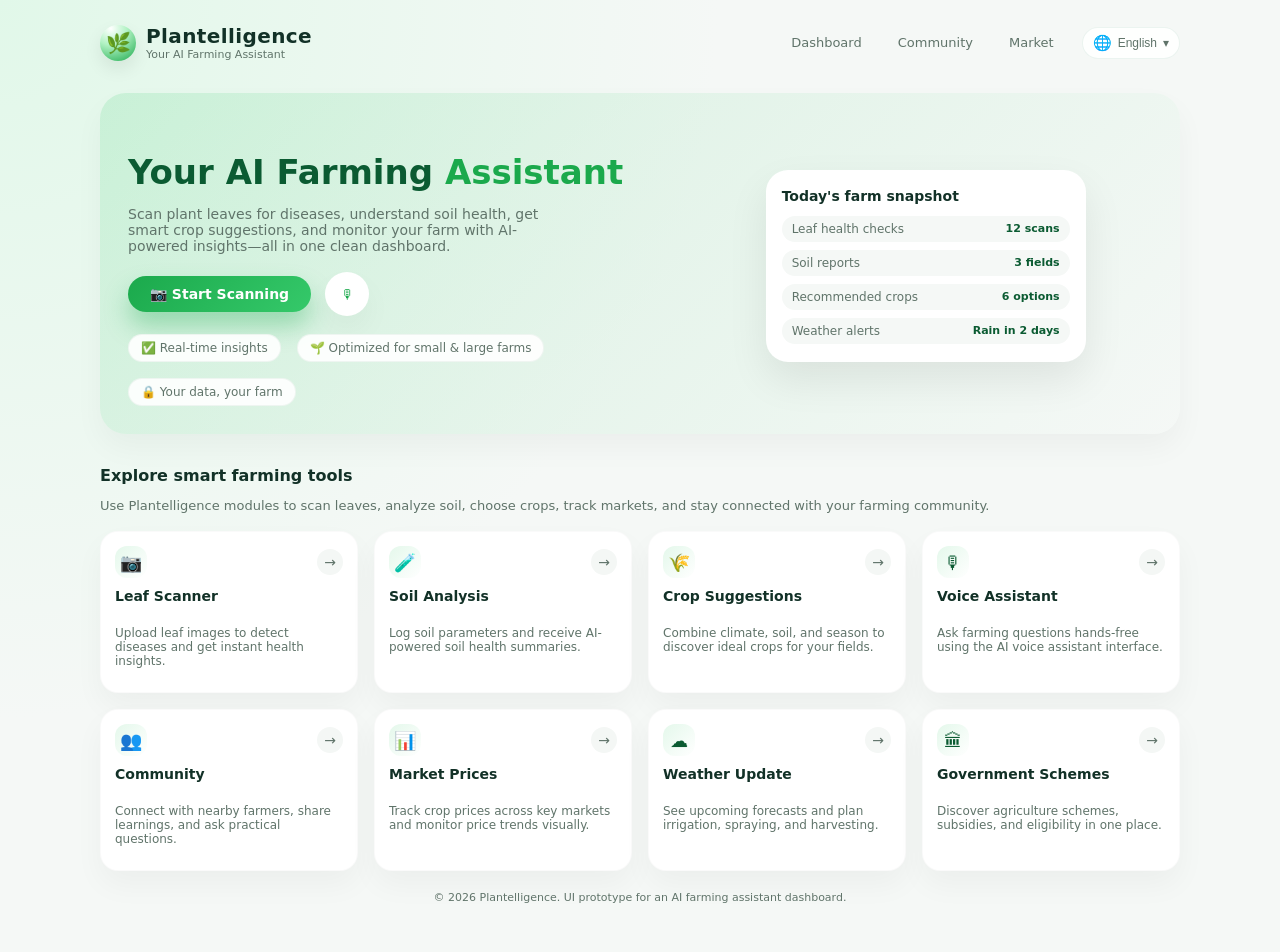
<file: index.html>
<!DOCTYPE html>
<html lang="en">
  <head>
    <meta charset="UTF-8" />
    <meta name="viewport" content="width=device-width, initial-scale=1.0" />
    <title>Plantelligence – Your AI Farming Assistant</title>
    <link rel="stylesheet" href="style.css" />
  </head>
  <body class="page">
    <div class="page-inner">
      <header class="site-header">
        <a href="index.html" class="brand">
          <div class="brand-logo">🌿</div>
          <div class="brand-text">
            <span class="brand-name">Plantelligence</span>
            <span class="brand-tagline">Your AI Farming Assistant</span>
          </div>
        </a>
        <div class="header-right">
          <nav class="top-nav">
            <a href="index.html">Dashboard</a>
            <a href="community.html">Community</a>
            <a href="market-prices.html">Market</a>
          </nav>
          <button class="language-switch" type="button">
            <span class="flag">🌐</span>
            <span>English</span>
            <span>▾</span>
          </button>
        </div>
      </header>

      <main>
        <section class="hero">
          <div>
            <h1 class="hero-main-title">
              Your AI Farming <span class="highlight">Assistant</span>
            </h1>
            <p class="hero-subtitle">
              Scan plant leaves for diseases, understand soil health, get smart crop
              suggestions, and monitor your farm with AI-powered insights—all in one clean
              dashboard.
            </p>
            <div class="hero-actions">
              <a href="leaf-scanner.html" class="btn-primary">
                <span>📷 Start Scanning</span>
              </a>
              <button class="btn-icon-round" type="button" aria-label="Voice assistant">
                🎙
              </button>
            </div>
            <div class="hero-meta">
              <div class="hero-meta-pill">
                <span>✅ Real-time insights</span>
              </div>
              <div class="hero-meta-pill">
                <span>🌱 Optimized for small &amp; large farms</span>
              </div>
              <div class="hero-meta-pill">
                <span>🔒 Your data, your farm</span>
              </div>
            </div>
          </div>
          <div class="hero-visual" aria-hidden="true">
            <div class="hero-panel">
              <div class="hero-panel-title">Today&apos;s farm snapshot</div>
              <div class="hero-panel-list">
                <div class="hero-panel-pill">
                  <span>Leaf health checks</span>
                  <span class="badge">12 scans</span>
                </div>
                <div class="hero-panel-pill">
                  <span>Soil reports</span>
                  <span class="badge">3 fields</span>
                </div>
                <div class="hero-panel-pill">
                  <span>Recommended crops</span>
                  <span class="badge">6 options</span>
                </div>
                <div class="hero-panel-pill">
                  <span>Weather alerts</span>
                  <span class="badge">Rain in 2 days</span>
                </div>
              </div>
            </div>
          </div>
        </section>

        <section aria-label="Plantelligence features">
          <h2 class="section-title">Explore smart farming tools</h2>
          <p class="section-subtitle">
            Use Plantelligence modules to scan leaves, analyze soil, choose crops, track
            markets, and stay connected with your farming community.
          </p>
          <div class="feature-grid">
            <a class="feature-card" href="leaf-scanner.html">
              <div class="feature-card-header">
                <div class="feature-icon">📷</div>
                <div class="feature-arrow">→</div>
              </div>
              <div class="feature-title">Leaf Scanner</div>
              <p class="feature-description">
                Upload leaf images to detect diseases and get instant health insights.
              </p>
            </a>

            <a class="feature-card" href="soil-analysis.html">
              <div class="feature-card-header">
                <div class="feature-icon">🧪</div>
                <div class="feature-arrow">→</div>
              </div>
              <div class="feature-title">Soil Analysis</div>
              <p class="feature-description">
                Log soil parameters and receive AI-powered soil health summaries.
              </p>
            </a>

            <a class="feature-card" href="crop-suggestions.html">
              <div class="feature-card-header">
                <div class="feature-icon">🌾</div>
                <div class="feature-arrow">→</div>
              </div>
              <div class="feature-title">Crop Suggestions</div>
              <p class="feature-description">
                Combine climate, soil, and season to discover ideal crops for your fields.
              </p>
            </a>

            <a class="feature-card" href="voice-assistant.html">
              <div class="feature-card-header">
                <div class="feature-icon">🎙</div>
                <div class="feature-arrow">→</div>
              </div>
              <div class="feature-title">Voice Assistant</div>
              <p class="feature-description">
                Ask farming questions hands-free using the AI voice assistant interface.
              </p>
            </a>

            <a class="feature-card" href="community.html">
              <div class="feature-card-header">
                <div class="feature-icon">👥</div>
                <div class="feature-arrow">→</div>
              </div>
              <div class="feature-title">Community</div>
              <p class="feature-description">
                Connect with nearby farmers, share learnings, and ask practical questions.
              </p>
            </a>

            <a class="feature-card" href="market-prices.html">
              <div class="feature-card-header">
                <div class="feature-icon">📊</div>
                <div class="feature-arrow">→</div>
              </div>
              <div class="feature-title">Market Prices</div>
              <p class="feature-description">
                Track crop prices across key markets and monitor price trends visually.
              </p>
            </a>

            <a class="feature-card" href="weather-update.html">
              <div class="feature-card-header">
                <div class="feature-icon">☁️</div>
                <div class="feature-arrow">→</div>
              </div>
              <div class="feature-title">Weather Update</div>
              <p class="feature-description">
                See upcoming forecasts and plan irrigation, spraying, and harvesting.
              </p>
            </a>

            <a class="feature-card" href="government-schemes.html">
              <div class="feature-card-header">
                <div class="feature-icon">🏛</div>
                <div class="feature-arrow">→</div>
              </div>
              <div class="feature-title">Government Schemes</div>
              <p class="feature-description">
                Discover agriculture schemes, subsidies, and eligibility in one place.
              </p>
            </a>
          </div>
        </section>
      </main>

      <footer class="footer">
        © 2026 Plantelligence. UI prototype for an AI farming assistant dashboard.
      </footer>
    </div>
  </body>
</html>
</file>
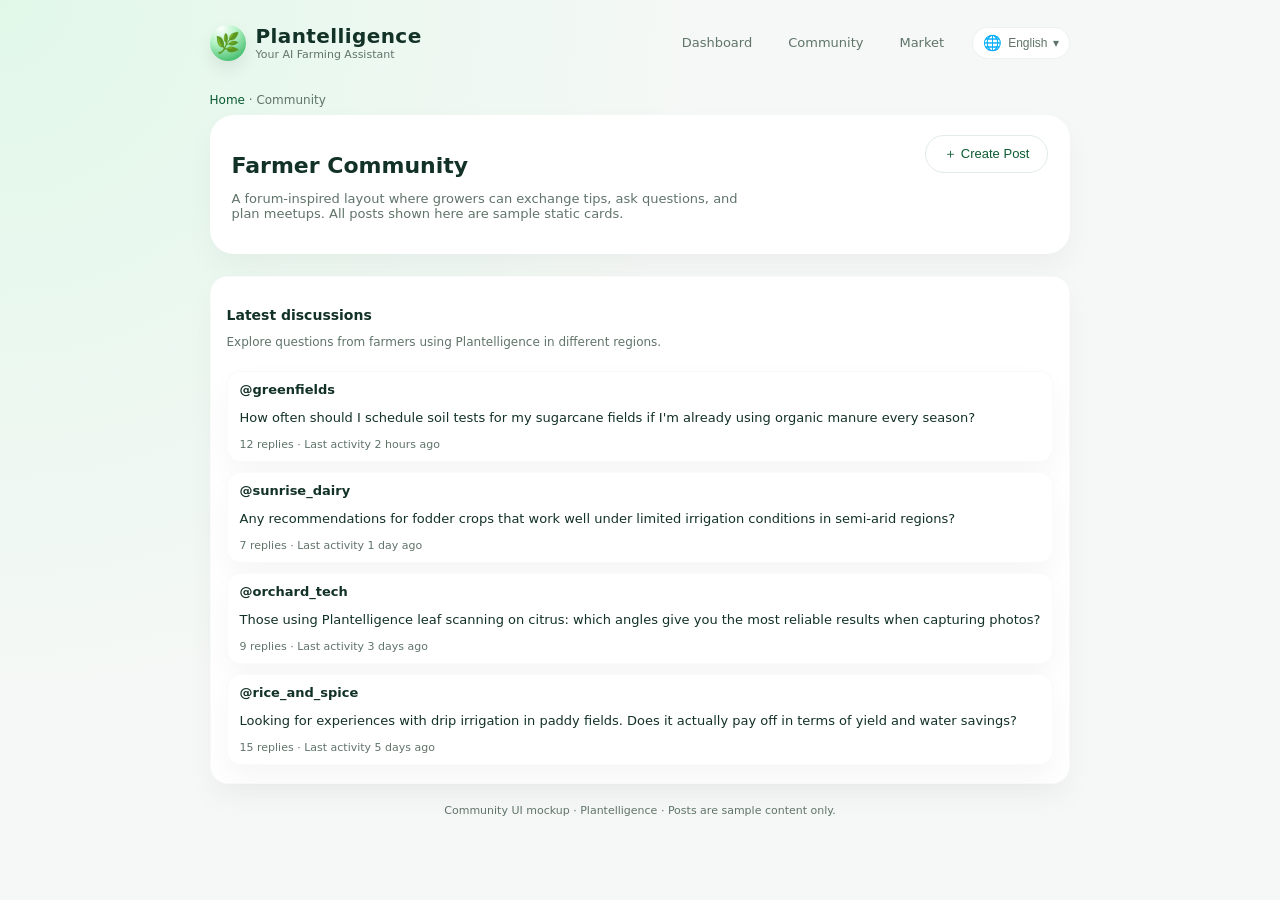
<file: community.html>
<!DOCTYPE html>
<html lang="en">
  <head>
    <meta charset="UTF-8" />
    <meta name="viewport" content="width=device-width, initial-scale=1.0" />
    <title>Community – Plantelligence</title>
    <link rel="stylesheet" href="style.css" />
  </head>
  <body class="page">
    <div class="page-inner">
      <header class="site-header">
        <a href="index.html" class="brand">
          <div class="brand-logo">🌿</div>
          <div class="brand-text">
            <span class="brand-name">Plantelligence</span>
            <span class="brand-tagline">Your AI Farming Assistant</span>
          </div>
        </a>
        <div class="header-right">
          <nav class="top-nav">
            <a href="index.html">Dashboard</a>
            <a href="community.html">Community</a>
            <a href="market-prices.html">Market</a>
          </nav>
          <button class="language-switch" type="button">
            <span class="flag">🌐</span>
            <span>English</span>
            <span>▾</span>
          </button>
        </div>
      </header>

      <main>
        <div class="breadcrumb">
          <a href="index.html">Home</a> · Community
        </div>

        <section class="subpage-hero">
          <div class="subpage-hero-main">
            <h1 class="subpage-title">Farmer Community</h1>
            <p class="subpage-subtitle">
              A forum-inspired layout where growers can exchange tips, ask questions, and plan
              meetups. All posts shown here are sample static cards.
            </p>
          </div>
          <div>
            <button class="btn-secondary" type="button">＋ Create Post</button>
          </div>
        </section>

        <section class="card">
          <div class="card-header">
            <div>
              <h2 class="card-title">Latest discussions</h2>
              <p class="card-subtitle">
                Explore questions from farmers using Plantelligence in different regions.
              </p>
            </div>
          </div>

          <div class="forum-list">
            <article class="forum-card">
              <div><strong>@greenfields</strong></div>
              <p>
                How often should I schedule soil tests for my sugarcane fields if I&apos;m already
                using organic manure every season?
              </p>
              <div class="forum-meta">12 replies · Last activity 2 hours ago</div>
            </article>

            <article class="forum-card">
              <div><strong>@sunrise_dairy</strong></div>
              <p>
                Any recommendations for fodder crops that work well under limited irrigation
                conditions in semi-arid regions?
              </p>
              <div class="forum-meta">7 replies · Last activity 1 day ago</div>
            </article>

            <article class="forum-card">
              <div><strong>@orchard_tech</strong></div>
              <p>
                Those using Plantelligence leaf scanning on citrus: which angles give you the most
                reliable results when capturing photos?
              </p>
              <div class="forum-meta">9 replies · Last activity 3 days ago</div>
            </article>

            <article class="forum-card">
              <div><strong>@rice_and_spice</strong></div>
              <p>
                Looking for experiences with drip irrigation in paddy fields. Does it actually pay
                off in terms of yield and water savings?
              </p>
              <div class="forum-meta">15 replies · Last activity 5 days ago</div>
            </article>
          </div>
        </section>
      </main>

      <footer class="footer">
        Community UI mockup &middot; Plantelligence &middot; Posts are sample content only.
      </footer>
    </div>
  </body>
</html>
</file>
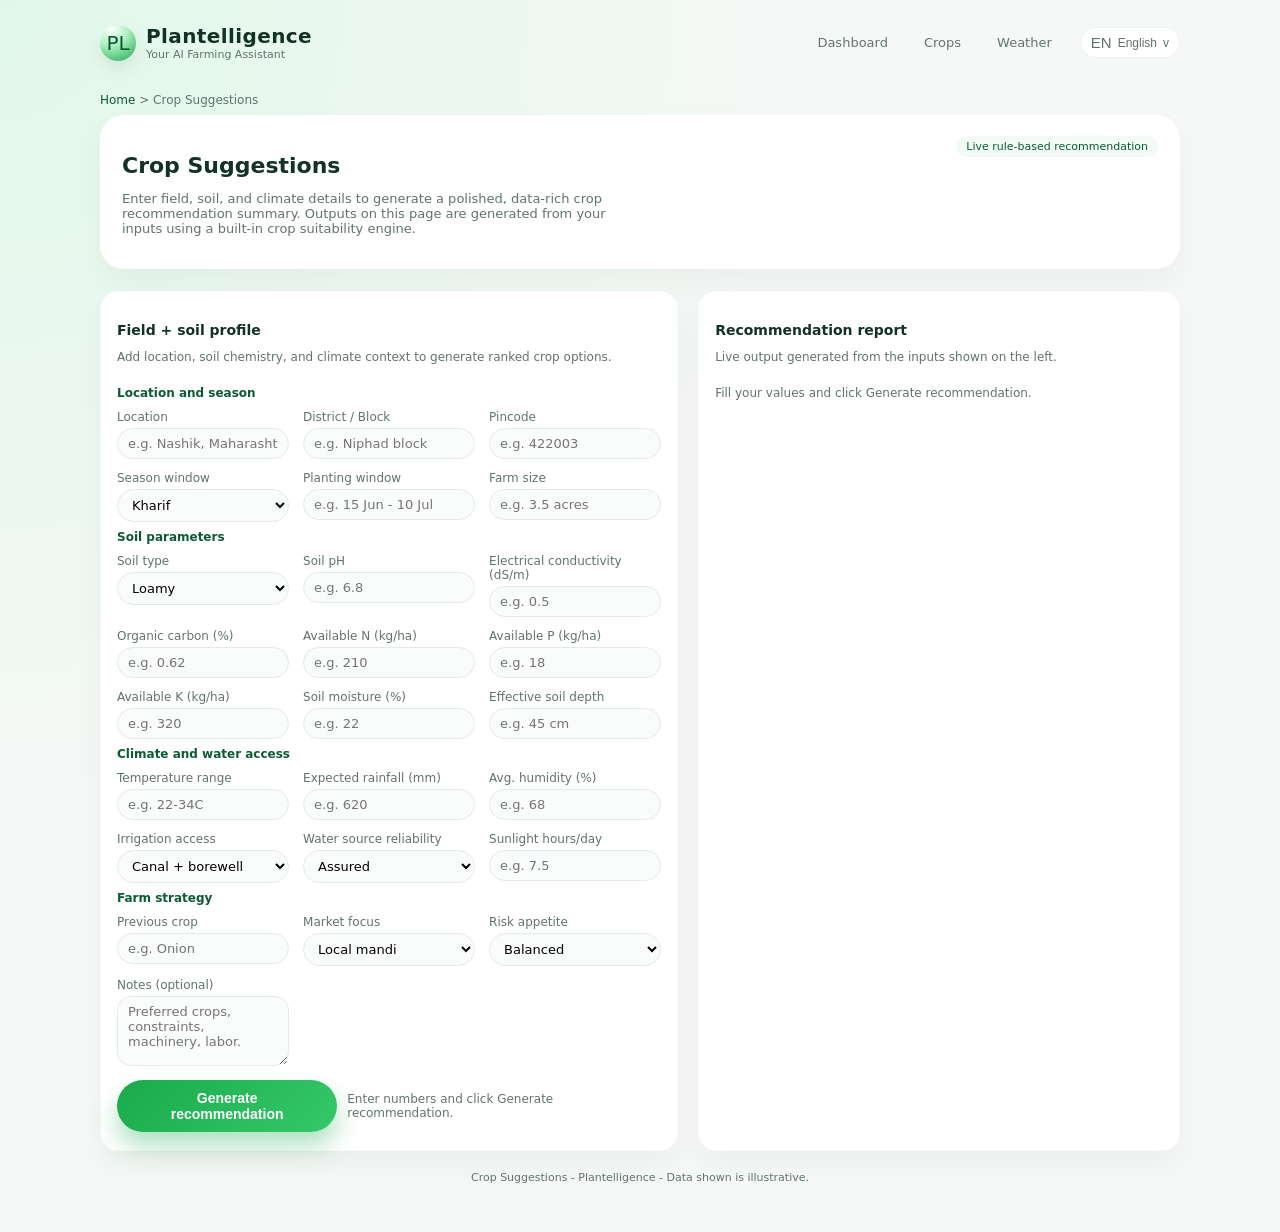
<file: crop-suggestions.html>
<!DOCTYPE html>
<html lang="en">
  <head>
    <meta charset="UTF-8" />
    <meta name="viewport" content="width=device-width, initial-scale=1.0" />
    <title>Crop Suggestions - Plantelligence</title>
    <link rel="stylesheet" href="style.css" />
  </head>
  <body class="page">
    <div class="page-inner">
      <header class="site-header">
        <a href="index.html" class="brand">
          <div class="brand-logo">PL</div>
          <div class="brand-text">
            <span class="brand-name">Plantelligence</span>
            <span class="brand-tagline">Your AI Farming Assistant</span>
          </div>
        </a>
        <div class="header-right">
          <nav class="top-nav">
            <a href="index.html">Dashboard</a>
            <a href="crop-suggestions.html">Crops</a>
            <a href="weather-update.html">Weather</a>
          </nav>
          <button class="language-switch" type="button">
            <span class="flag">EN</span>
            <span>English</span>
            <span>v</span>
          </button>
        </div>
      </header>

      <main>
        <div class="breadcrumb">
          <a href="index.html">Home</a> > Crop Suggestions
        </div>

        <section class="subpage-hero">
          <div class="subpage-hero-main">
            <h1 class="subpage-title">Crop Suggestions</h1>
            <p class="subpage-subtitle">
              Enter field, soil, and climate details to generate a polished, data-rich crop
              recommendation summary. Outputs on this page are generated from your inputs using
              a built-in crop suitability engine.
            </p>
          </div>
          <div>
            <div class="pill">Live rule-based recommendation</div>
          </div>
        </section>

        <section class="page-layout">
          <div class="card">
            <div class="card-header">
              <div>
                <h2 class="card-title">Field + soil profile</h2>
                <p class="card-subtitle">
                  Add location, soil chemistry, and climate context to generate ranked crop options.
                </p>
              </div>
            </div>

            <div class="form-section-title">Location and season</div>
            <div class="form-grid form-grid-3">
              <div class="form-field">
                <label for="location">Location</label>
                <input id="location" type="text" placeholder="e.g. Nashik, Maharashtra" />
              </div>
              <div class="form-field">
                <label for="district">District / Block</label>
                <input id="district" type="text" placeholder="e.g. Niphad block" />
              </div>
              <div class="form-field">
                <label for="pincode">Pincode</label>
                <input id="pincode" type="text" placeholder="e.g. 422003" />
              </div>
              <div class="form-field">
                <label for="season">Season window</label>
                <select id="season">
                  <option>Kharif</option>
                  <option>Rabi</option>
                  <option>Zaid</option>
                  <option>Perennial</option>
                </select>
              </div>
              <div class="form-field">
                <label for="planting-window">Planting window</label>
                <input id="planting-window" type="text" placeholder="e.g. 15 Jun - 10 Jul" />
              </div>
              <div class="form-field">
                <label for="farm-size">Farm size</label>
                <input id="farm-size" type="text" placeholder="e.g. 3.5 acres" />
              </div>
            </div>

            <div class="form-section-title">Soil parameters</div>
            <div class="form-grid form-grid-3">
              <div class="form-field">
                <label for="soil-type">Soil type</label>
                <select id="soil-type">
                  <option>Loamy</option>
                  <option>Black cotton soil</option>
                  <option>Red soil</option>
                  <option>Sandy</option>
                  <option>Laterite</option>
                </select>
              </div>
              <div class="form-field">
                <label for="soil-ph">Soil pH</label>
                <input id="soil-ph" type="text" placeholder="e.g. 6.8" />
              </div>
              <div class="form-field">
                <label for="soil-ec">Electrical conductivity (dS/m)</label>
                <input id="soil-ec" type="text" placeholder="e.g. 0.5" />
              </div>
              <div class="form-field">
                <label for="organic-carbon">Organic carbon (%)</label>
                <input id="organic-carbon" type="text" placeholder="e.g. 0.62" />
              </div>
              <div class="form-field">
                <label for="nitrogen">Available N (kg/ha)</label>
                <input id="nitrogen" type="text" placeholder="e.g. 210" />
              </div>
              <div class="form-field">
                <label for="phosphorus">Available P (kg/ha)</label>
                <input id="phosphorus" type="text" placeholder="e.g. 18" />
              </div>
              <div class="form-field">
                <label for="potassium">Available K (kg/ha)</label>
                <input id="potassium" type="text" placeholder="e.g. 320" />
              </div>
              <div class="form-field">
                <label for="moisture">Soil moisture (%)</label>
                <input id="moisture" type="text" placeholder="e.g. 22" />
              </div>
              <div class="form-field">
                <label for="soil-depth">Effective soil depth</label>
                <input id="soil-depth" type="text" placeholder="e.g. 45 cm" />
              </div>
            </div>

            <div class="form-section-title">Climate and water access</div>
            <div class="form-grid form-grid-3">
              <div class="form-field">
                <label for="temp-range">Temperature range</label>
                <input id="temp-range" type="text" placeholder="e.g. 22-34C" />
              </div>
              <div class="form-field">
                <label for="rainfall">Expected rainfall (mm)</label>
                <input id="rainfall" type="text" placeholder="e.g. 620" />
              </div>
              <div class="form-field">
                <label for="humidity">Avg. humidity (%)</label>
                <input id="humidity" type="text" placeholder="e.g. 68" />
              </div>
              <div class="form-field">
                <label for="irrigation">Irrigation access</label>
                <select id="irrigation">
                  <option>Canal + borewell</option>
                  <option>Borewell only</option>
                  <option>Canal only</option>
                  <option>Rainfed</option>
                </select>
              </div>
              <div class="form-field">
                <label for="water-source">Water source reliability</label>
                <select id="water-source">
                  <option>Assured</option>
                  <option>Moderate</option>
                  <option>Uncertain</option>
                </select>
              </div>
              <div class="form-field">
                <label for="sunlight">Sunlight hours/day</label>
                <input id="sunlight" type="text" placeholder="e.g. 7.5" />
              </div>
            </div>

            <div class="form-section-title">Farm strategy</div>
            <div class="form-grid form-grid-3">
              <div class="form-field">
                <label for="previous-crop">Previous crop</label>
                <input id="previous-crop" type="text" placeholder="e.g. Onion" />
              </div>
              <div class="form-field">
                <label for="market-focus">Market focus</label>
                <select id="market-focus">
                  <option>Local mandi</option>
                  <option>Contract buyer</option>
                  <option>Export oriented</option>
                </select>
              </div>
              <div class="form-field">
                <label for="risk">Risk appetite</label>
                <select id="risk">
                  <option>Balanced</option>
                  <option>Conservative</option>
                  <option>Aggressive</option>
                </select>
              </div>
              <div class="form-field">
                <label for="notes">Notes (optional)</label>
                <textarea id="notes" placeholder="Preferred crops, constraints, machinery, labor."></textarea>
              </div>
            </div>

            <div class="btn-row">
              <button id="generate-crop-btn" type="button" class="btn-primary">
                Generate recommendation
              </button>
              <span id="crop-status" class="card-subtitle">
                Enter numbers and click Generate recommendation.
              </span>
            </div>
          </div>

          <div class="card" id="analyze">
            <div class="card-header">
              <div>
                <h2 class="card-title">Recommendation report</h2>
                <p class="card-subtitle">Live output generated from the inputs shown on the left.</p>
              </div>
            </div>

            <div class="analysis-section">
              <div id="analysis-placeholder" class="analysis-placeholder">
                Fill your values and click Generate recommendation.
              </div>
              <div id="analysis-loading" class="analysis-loading">
                <div class="loader-dot"></div>
                <div>
                  <strong>Evaluating climate and soil...</strong>
                  <div>Scoring suitability, water risk, and market fit.</div>
                </div>
              </div>
              <div id="analysis-results" class="analysis-results">
                <div class="output-metrics">
                  <div class="metric-card">
                    <div class="metric-title">Suitability score</div>
                    <div id="metric-suitability" class="metric-value">--</div>
                    <div id="metric-suitability-note" class="metric-note">Run analysis to view score.</div>
                  </div>
                  <div class="metric-card">
                    <div class="metric-title">Water risk</div>
                    <div id="metric-water-risk" class="metric-value">--</div>
                    <div id="metric-water-note" class="metric-note">Calculated from rainfall and irrigation.</div>
                  </div>
                  <div class="metric-card">
                    <div class="metric-title">Market outlook</div>
                    <div id="metric-market" class="metric-value">--</div>
                    <div id="metric-market-note" class="metric-note">Derived from your market strategy.</div>
                  </div>
                </div>

                <div class="divider"></div>

                <div class="result-card">
                  <div class="result-card-title">Input summary</div>
                  <div id="input-chip-row" class="input-chip-row">
                    <span class="input-chip">No input captured yet.</span>
                  </div>
                </div>

                <div class="divider"></div>

                <div class="result-card">
                  <div class="result-card-title">Top ranked crops</div>
                  <div class="table-wrapper rank-table">
                    <table>
                      <thead>
                        <tr>
                          <th>Crop</th>
                          <th>Suitability</th>
                          <th>Water need</th>
                          <th>Yield range</th>
                        </tr>
                      </thead>
                      <tbody id="crop-rank-body">
                        <tr>
                          <td colspan="4">No recommendations yet.</td>
                        </tr>
                      </tbody>
                    </table>
                  </div>
                </div>

                <div class="analysis-results-grid">
                  <div class="result-card">
                    <div class="result-card-title">Best-fit recommendation</div>
                    <p id="best-fit-primary"><strong>Primary:</strong> Run analysis to get best-fit crop.</p>
                    <p id="best-fit-why"><strong>Why:</strong> Soil, climate, and nutrient matching will appear here.</p>
                  </div>
                  <div class="result-card">
                    <div class="result-card-title">Nutrition plan</div>
                    <p id="nutrition-basal"><strong>Basal:</strong> Awaiting recommendation.</p>
                    <p id="nutrition-top"><strong>Top dressing:</strong> Awaiting recommendation.</p>
                  </div>
                  <div class="result-card">
                    <div class="result-card-title">Irrigation note</div>
                    <p id="irrigation-note">Irrigation strategy will appear after analysis.</p>
                  </div>
                  <div class="result-card">
                    <div class="result-card-title">Rotation and backup</div>
                    <ul id="rotation-list" class="result-card-list">
                      <li>Rotation and contingency tips will appear after analysis.</li>
                    </ul>
                  </div>
                </div>

                <div id="risk-note" class="risk-note">
                  Recommendation engine is rule-based. Use local agronomy guidance before final decisions.
                </div>
              </div>
            </div>
          </div>
        </section>
      </main>

      <footer class="footer">
        Crop Suggestions - Plantelligence - Data shown is illustrative.
      </footer>
    </div>
    <script src="crop-suggestions.js"></script>
  </body>
</html>
</file>
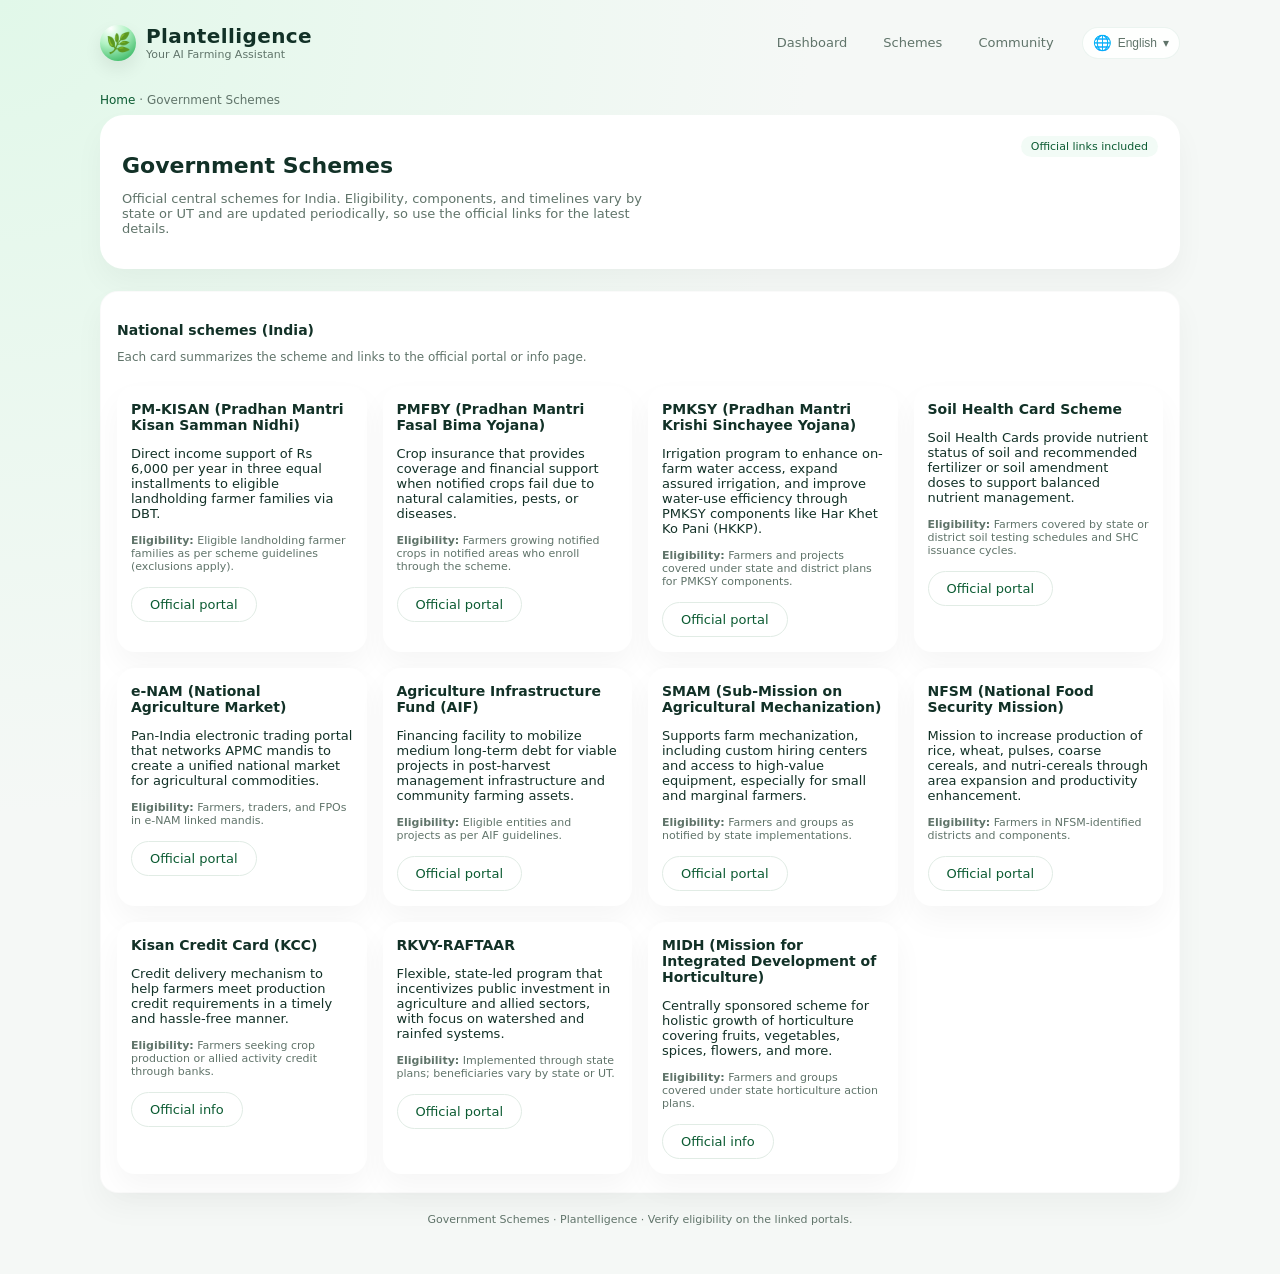
<file: government-schemes.html>
<!DOCTYPE html>
<html lang="en">
  <head>
    <meta charset="UTF-8" />
    <meta name="viewport" content="width=device-width, initial-scale=1.0" />
    <title>Government Schemes – Plantelligence</title>
    <link rel="stylesheet" href="style.css" />
  </head>
  <body class="page">
    <div class="page-inner">
      <header class="site-header">
        <a href="index.html" class="brand">
          <div class="brand-logo">🌿</div>
          <div class="brand-text">
            <span class="brand-name">Plantelligence</span>
            <span class="brand-tagline">Your AI Farming Assistant</span>
          </div>
        </a>
        <div class="header-right">
          <nav class="top-nav">
            <a href="index.html">Dashboard</a>
            <a href="government-schemes.html">Schemes</a>
            <a href="community.html">Community</a>
          </nav>
          <button class="language-switch" type="button">
            <span class="flag">🌐</span>
            <span>English</span>
            <span>▾</span>
          </button>
        </div>
      </header>

      <main>
        <div class="breadcrumb">
          <a href="index.html">Home</a> · Government Schemes
        </div>

        <section class="subpage-hero">
          <div class="subpage-hero-main">
            <h1 class="subpage-title">Government Schemes</h1>
            <p class="subpage-subtitle">
              Official central schemes for India. Eligibility, components, and timelines vary by
              state or UT and are updated periodically, so use the official links for the latest
              details.
            </p>
          </div>
          <div>
            <div class="pill">Official links included</div>
          </div>
        </section>

        <section class="card">
          <div class="card-header">
            <div>
              <h2 class="card-title">National schemes (India)</h2>
              <p class="card-subtitle">
                Each card summarizes the scheme and links to the official portal or info page.
              </p>
            </div>
          </div>

          <div class="scheme-grid">
            <article class="scheme-card">
              <div class="scheme-title">PM-KISAN (Pradhan Mantri Kisan Samman Nidhi)</div>
              <p>
                Direct income support of Rs 6,000 per year in three equal installments to eligible
                landholding farmer families via DBT.
              </p>
              <div class="scheme-meta">
                <strong>Eligibility:</strong> Eligible landholding farmer families as per scheme
                guidelines (exclusions apply).
              </div>
              <div class="btn-row">
                <a class="btn-secondary" href="https://pmkisan.gov.in/" target="_blank" rel="noopener">
                  Official portal
                </a>
              </div>
            </article>

            <article class="scheme-card">
              <div class="scheme-title">PMFBY (Pradhan Mantri Fasal Bima Yojana)</div>
              <p>
                Crop insurance that provides coverage and financial support when notified crops
                fail due to natural calamities, pests, or diseases.
              </p>
              <div class="scheme-meta">
                <strong>Eligibility:</strong> Farmers growing notified crops in notified areas who
                enroll through the scheme.
              </div>
              <div class="btn-row">
                <a class="btn-secondary" href="https://pmfby.gov.in/" target="_blank" rel="noopener">
                  Official portal
                </a>
              </div>
            </article>

            <article class="scheme-card">
              <div class="scheme-title">PMKSY (Pradhan Mantri Krishi Sinchayee Yojana)</div>
              <p>
                Irrigation program to enhance on-farm water access, expand assured irrigation,
                and improve water-use efficiency through PMKSY components like Har Khet Ko Pani (HKKP).
              </p>
              <div class="scheme-meta">
                <strong>Eligibility:</strong> Farmers and projects covered under state and district
                plans for PMKSY components.
              </div>
              <div class="btn-row">
                <a class="btn-secondary" href="https://pmksy.mowr.gov.in/smi.aspx" target="_blank" rel="noopener">
                  Official portal
                </a>
              </div>
            </article>

            <article class="scheme-card">
              <div class="scheme-title">Soil Health Card Scheme</div>
              <p>
                Soil Health Cards provide nutrient status of soil and recommended fertilizer or
                soil amendment doses to support balanced nutrient management.
              </p>
              <div class="scheme-meta">
                <strong>Eligibility:</strong> Farmers covered by state or district soil testing
                schedules and SHC issuance cycles.
              </div>
              <div class="btn-row">
                <a class="btn-secondary" href="https://soilhealth.dac.gov.in/" target="_blank" rel="noopener">
                  Official portal
                </a>
              </div>
            </article>

            <article class="scheme-card">
              <div class="scheme-title">e-NAM (National Agriculture Market)</div>
              <p>
                Pan-India electronic trading portal that networks APMC mandis to create a unified
                national market for agricultural commodities.
              </p>
              <div class="scheme-meta">
                <strong>Eligibility:</strong> Farmers, traders, and FPOs in e-NAM linked mandis.
              </div>
              <div class="btn-row">
                <a class="btn-secondary" href="https://enam.gov.in/" target="_blank" rel="noopener">
                  Official portal
                </a>
              </div>
            </article>

            <article class="scheme-card">
              <div class="scheme-title">Agriculture Infrastructure Fund (AIF)</div>
              <p>
                Financing facility to mobilize medium long-term debt for viable projects in
                post-harvest management infrastructure and community farming assets.
              </p>
              <div class="scheme-meta">
                <strong>Eligibility:</strong> Eligible entities and projects as per AIF guidelines.
              </div>
              <div class="btn-row">
                <a class="btn-secondary" href="https://agriinfra.dac.gov.in/" target="_blank" rel="noopener">
                  Official portal
                </a>
              </div>
            </article>

            <article class="scheme-card">
              <div class="scheme-title">SMAM (Sub-Mission on Agricultural Mechanization)</div>
              <p>
                Supports farm mechanization, including custom hiring centers and access to
                high-value equipment, especially for small and marginal farmers.
              </p>
              <div class="scheme-meta">
                <strong>Eligibility:</strong> Farmers and groups as notified by state
                implementations.
              </div>
              <div class="btn-row">
                <a class="btn-secondary" href="https://agrimachinery.nic.in/" target="_blank" rel="noopener">
                  Official portal
                </a>
              </div>
            </article>

            <article class="scheme-card">
              <div class="scheme-title">NFSM (National Food Security Mission)</div>
              <p>
                Mission to increase production of rice, wheat, pulses, coarse cereals, and
                nutri-cereals through area expansion and productivity enhancement.
              </p>
              <div class="scheme-meta">
                <strong>Eligibility:</strong> Farmers in NFSM-identified districts and components.
              </div>
              <div class="btn-row">
                <a class="btn-secondary" href="https://nfsm.gov.in/" target="_blank" rel="noopener">
                  Official portal
                </a>
              </div>
            </article>

            <article class="scheme-card">
              <div class="scheme-title">Kisan Credit Card (KCC)</div>
              <p>
                Credit delivery mechanism to help farmers meet production credit requirements in
                a timely and hassle-free manner.
              </p>
              <div class="scheme-meta">
                <strong>Eligibility:</strong> Farmers seeking crop production or allied activity
                credit through banks.
              </div>
              <div class="btn-row">
                <a
                  class="btn-secondary"
                  href="https://www.nabard.org/auth/writereaddata/Flipbook/2017/Publication/NABARD-Study-on-Implementation-of-KCC-Scheme/HTML/files/assets/basic-html/page11.html"
                  target="_blank"
                  rel="noopener"
                >
                  Official info
                </a>
              </div>
            </article>

            <article class="scheme-card">
              <div class="scheme-title">RKVY-RAFTAAR</div>
              <p>
                Flexible, state-led program that incentivizes public investment in agriculture and
                allied sectors, with focus on watershed and rainfed systems.
              </p>
              <div class="scheme-meta">
                <strong>Eligibility:</strong> Implemented through state plans; beneficiaries vary
                by state or UT.
              </div>
              <div class="btn-row">
                <a class="btn-secondary" href="https://rkvy.nic.in/static/index.html" target="_blank" rel="noopener">
                  Official portal
                </a>
              </div>
            </article>

            <article class="scheme-card">
              <div class="scheme-title">MIDH (Mission for Integrated Development of Horticulture)</div>
              <p>
                Centrally sponsored scheme for holistic growth of horticulture covering fruits,
                vegetables, spices, flowers, and more.
              </p>
              <div class="scheme-meta">
                <strong>Eligibility:</strong> Farmers and groups covered under state horticulture
                action plans.
              </div>
              <div class="btn-row">
                <a
                  class="btn-secondary"
                  href="https://kottayam.nic.in/en/scheme/mission-for-integrated-development-of-horticulture/"
                  target="_blank"
                  rel="noopener"
                >
                  Official info
                </a>
              </div>
            </article>
          </div>
        </section>
      </main>

      <footer class="footer">
        Government Schemes &middot; Plantelligence &middot; Verify eligibility on the linked portals.
      </footer>
    </div>
  </body>
</html>
</file>
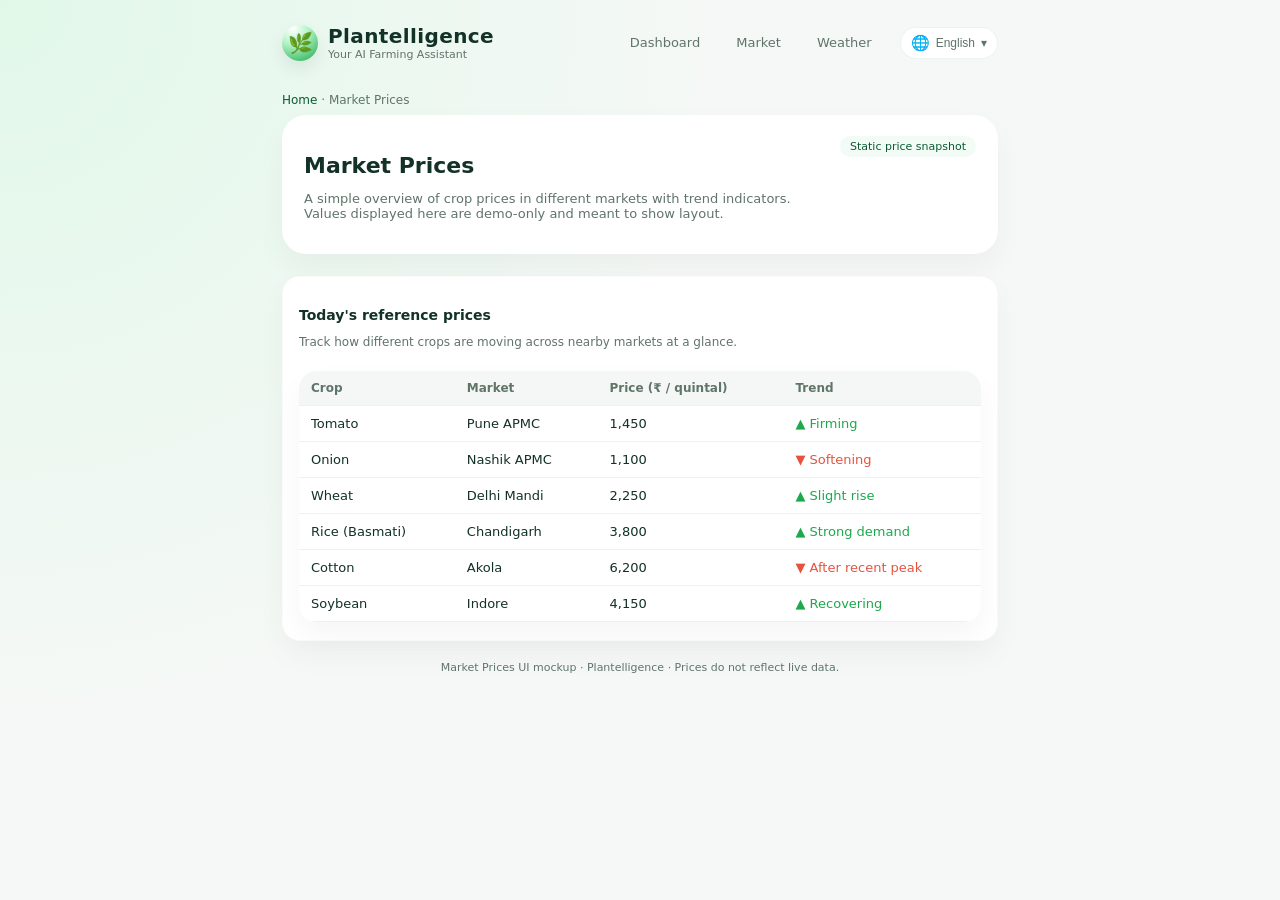
<file: market-prices.html>
<!DOCTYPE html>
<html lang="en">
  <head>
    <meta charset="UTF-8" />
    <meta name="viewport" content="width=device-width, initial-scale=1.0" />
    <title>Market Prices – Plantelligence</title>
    <link rel="stylesheet" href="style.css" />
  </head>
  <body class="page">
    <div class="page-inner">
      <header class="site-header">
        <a href="index.html" class="brand">
          <div class="brand-logo">🌿</div>
          <div class="brand-text">
            <span class="brand-name">Plantelligence</span>
            <span class="brand-tagline">Your AI Farming Assistant</span>
          </div>
        </a>
        <div class="header-right">
          <nav class="top-nav">
            <a href="index.html">Dashboard</a>
            <a href="market-prices.html">Market</a>
            <a href="weather-update.html">Weather</a>
          </nav>
          <button class="language-switch" type="button">
            <span class="flag">🌐</span>
            <span>English</span>
            <span>▾</span>
          </button>
        </div>
      </header>

      <main>
        <div class="breadcrumb">
          <a href="index.html">Home</a> · Market Prices
        </div>

        <section class="subpage-hero">
          <div class="subpage-hero-main">
            <h1 class="subpage-title">Market Prices</h1>
            <p class="subpage-subtitle">
              A simple overview of crop prices in different markets with trend indicators. Values
              displayed here are demo-only and meant to show layout.
            </p>
          </div>
          <div>
            <div class="pill">Static price snapshot</div>
          </div>
        </section>

        <section class="card">
          <div class="card-header">
            <div>
              <h2 class="card-title">Today&apos;s reference prices</h2>
              <p class="card-subtitle">
                Track how different crops are moving across nearby markets at a glance.
              </p>
            </div>
          </div>

          <div class="table-wrapper">
            <table aria-label="Sample crop prices and trends">
              <thead>
                <tr>
                  <th>Crop</th>
                  <th>Market</th>
                  <th>Price (₹ / quintal)</th>
                  <th>Trend</th>
                </tr>
              </thead>
              <tbody>
                <tr>
                  <td>Tomato</td>
                  <td>Pune APMC</td>
                  <td>1,450</td>
                  <td class="trend-up">▲ Firming</td>
                </tr>
                <tr>
                  <td>Onion</td>
                  <td>Nashik APMC</td>
                  <td>1,100</td>
                  <td class="trend-down">▼ Softening</td>
                </tr>
                <tr>
                  <td>Wheat</td>
                  <td>Delhi Mandi</td>
                  <td>2,250</td>
                  <td class="trend-up">▲ Slight rise</td>
                </tr>
                <tr>
                  <td>Rice (Basmati)</td>
                  <td>Chandigarh</td>
                  <td>3,800</td>
                  <td class="trend-up">▲ Strong demand</td>
                </tr>
                <tr>
                  <td>Cotton</td>
                  <td>Akola</td>
                  <td>6,200</td>
                  <td class="trend-down">▼ After recent peak</td>
                </tr>
                <tr>
                  <td>Soybean</td>
                  <td>Indore</td>
                  <td>4,150</td>
                  <td class="trend-up">▲ Recovering</td>
                </tr>
              </tbody>
            </table>
          </div>
        </section>
      </main>

      <footer class="footer">
        Market Prices UI mockup &middot; Plantelligence &middot; Prices do not reflect live data.
      </footer>
    </div>
  </body>
</html>
</file>
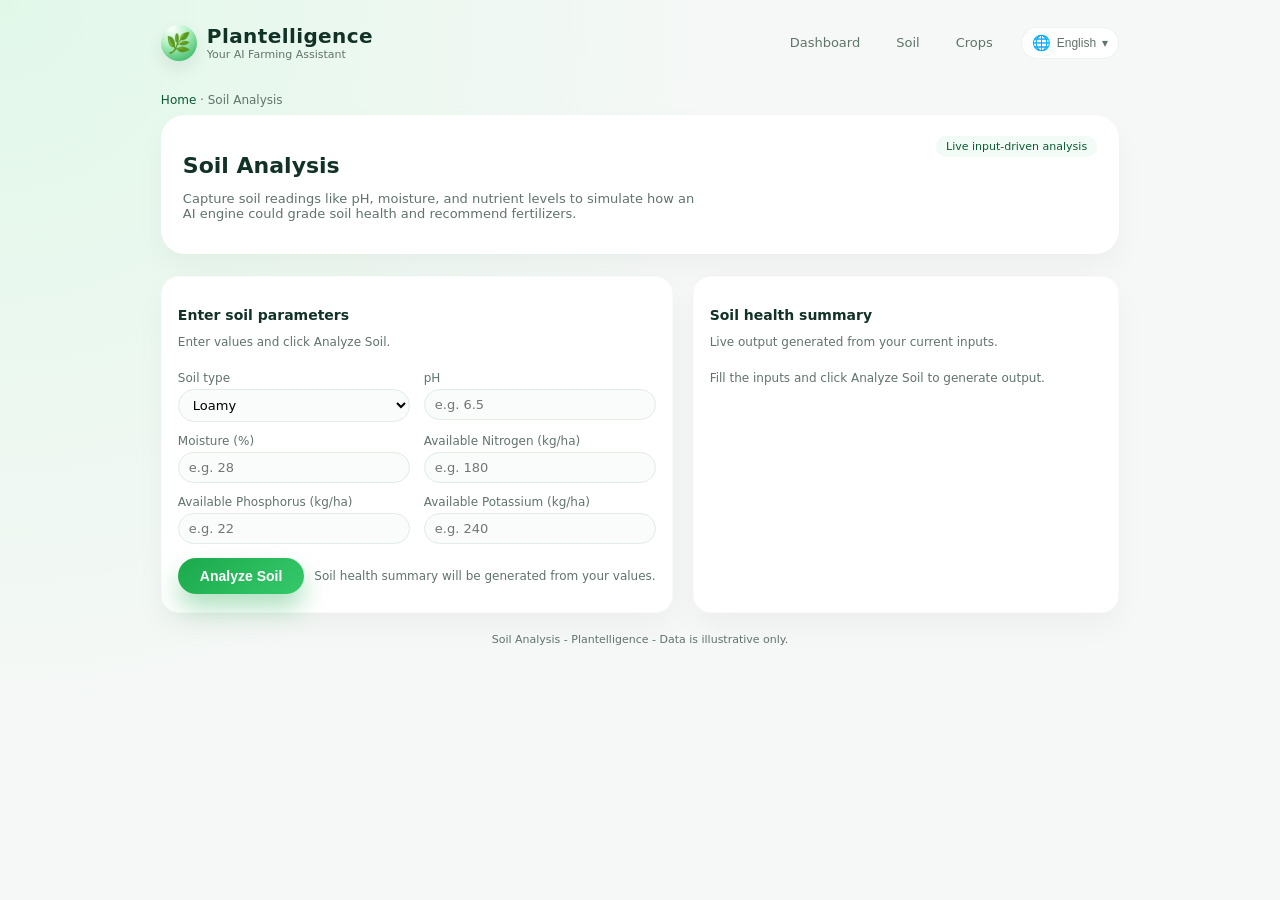
<file: soil-analysis.html>
<!DOCTYPE html>
<html lang="en">
  <head>
    <meta charset="UTF-8" />
    <meta name="viewport" content="width=device-width, initial-scale=1.0" />
    <title>Soil Analysis – Plantelligence</title>
    <link rel="stylesheet" href="style.css" />
  </head>
  <body class="page">
    <div class="page-inner">
      <header class="site-header">
        <a href="index.html" class="brand">
          <div class="brand-logo">🌿</div>
          <div class="brand-text">
            <span class="brand-name">Plantelligence</span>
            <span class="brand-tagline">Your AI Farming Assistant</span>
          </div>
        </a>
        <div class="header-right">
          <nav class="top-nav">
            <a href="index.html">Dashboard</a>
            <a href="soil-analysis.html">Soil</a>
            <a href="crop-suggestions.html">Crops</a>
          </nav>
          <button class="language-switch" type="button">
            <span class="flag">🌐</span>
            <span>English</span>
            <span>▾</span>
          </button>
        </div>
      </header>

      <main>
        <div class="breadcrumb">
          <a href="index.html">Home</a> · Soil Analysis
        </div>

        <section class="subpage-hero">
          <div class="subpage-hero-main">
            <h1 class="subpage-title">Soil Analysis</h1>
            <p class="subpage-subtitle">
              Capture soil readings like pH, moisture, and nutrient levels to simulate how an
              AI engine could grade soil health and recommend fertilizers.
            </p>
          </div>
          <div>
            <div class="pill">Live input-driven analysis</div>
          </div>
        </section>

        <section class="page-layout">
          <div class="card">
            <div class="card-header">
              <div>
                <h2 class="card-title">Enter soil parameters</h2>
                <p id="soil-status" class="card-subtitle">Enter values and click Analyze Soil.</p>
              </div>
            </div>
            <div class="form-grid">
              <div class="form-field">
                <label for="soil-type">Soil type</label>
                <select id="soil-type">
                  <option>Loamy</option>
                  <option>Clay</option>
                  <option>Sandy</option>
                  <option>Silty</option>
                  <option>Peaty</option>
                </select>
              </div>
              <div class="form-field">
                <label for="soil-ph">pH</label>
                <input id="soil-ph" type="text" placeholder="e.g. 6.5" />
              </div>
              <div class="form-field">
                <label for="soil-moisture">Moisture (%)</label>
                <input id="soil-moisture" type="text" placeholder="e.g. 28" />
              </div>
              <div class="form-field">
                <label for="soil-n">Available Nitrogen (kg/ha)</label>
                <input id="soil-n" type="text" placeholder="e.g. 180" />
              </div>
              <div class="form-field">
                <label for="soil-p">Available Phosphorus (kg/ha)</label>
                <input id="soil-p" type="text" placeholder="e.g. 22" />
              </div>
              <div class="form-field">
                <label for="soil-k">Available Potassium (kg/ha)</label>
                <input id="soil-k" type="text" placeholder="e.g. 240" />
              </div>
            </div>
            <div class="btn-row">
              <button id="analyze-soil-btn" type="button" class="btn-primary">Analyze Soil</button>
              <span class="card-subtitle">Soil health summary will be generated from your values.</span>
            </div>
          </div>

          <div class="card" id="analyze">
            <div class="card-header">
              <div>
                <h2 class="card-title">Soil health summary</h2>
                <p class="card-subtitle">Live output generated from your current inputs.</p>
              </div>
            </div>

            <div class="analysis-section">
              <div id="soil-analysis-placeholder" class="analysis-placeholder">
                Fill the inputs and click Analyze Soil to generate output.
              </div>
              <div id="soil-analysis-loading" class="analysis-loading">
                <div class="loader-dot"></div>
                <div>
                  <strong>Analyzing soil profile…</strong>
                  <div>Estimating soil health score and nutrient balance.</div>
                </div>
              </div>
              <div id="soil-analysis-results" class="analysis-results">
                <div class="analysis-results-grid">
                  <div class="result-card">
                    <div class="result-card-title">Soil health score</div>
                    <p id="soil-health-score">Overall rating: <strong>--</strong></p>
                  </div>
                  <div class="result-card">
                    <div class="result-card-title">Nutrient diagnosis</div>
                    <ul id="soil-diagnosis-list" class="result-card-list">
                      <li>Nutrient diagnosis will appear here.</li>
                    </ul>
                  </div>
                  <div class="result-card">
                    <div class="result-card-title">Fertilizer recommendation</div>
                    <ul id="soil-fertilizer-list" class="result-card-list">
                      <li>Recommendations will appear after analysis.</li>
                    </ul>
                  </div>
                </div>
              </div>
            </div>
          </div>
        </section>
      </main>

      <footer class="footer">
        Soil Analysis - Plantelligence - Data is illustrative only.
      </footer>
    </div>
    <script src="soil-analysis.js"></script>
  </body>
</html>
</file>
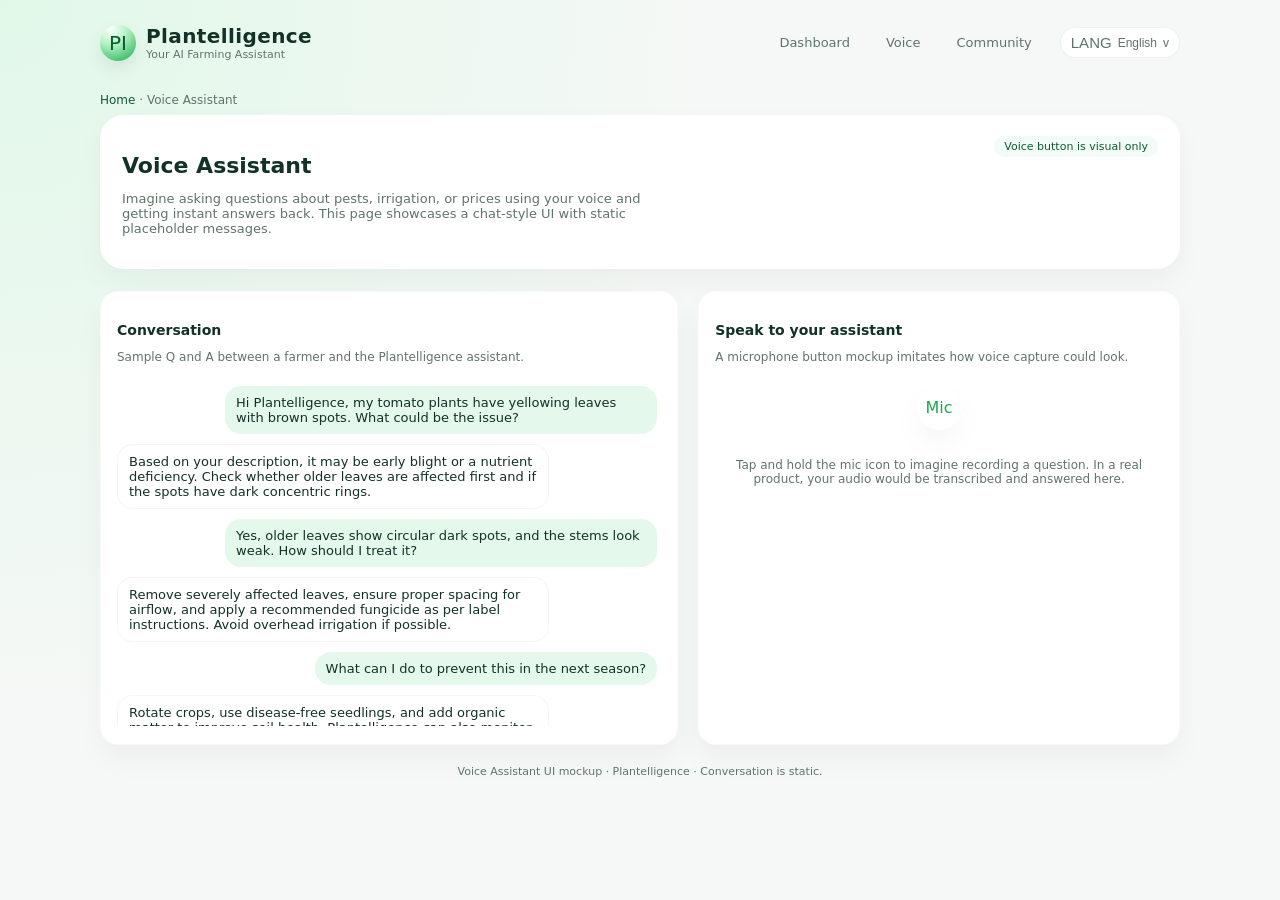
<file: voice-assistant.html>
﻿<!DOCTYPE html>
<html lang="en">
  <head>
    <meta charset="UTF-8" />
    <meta name="viewport" content="width=device-width, initial-scale=1.0" />
    <title>Voice Assistant - Plantelligence</title>
    <link rel="stylesheet" href="style.css" />
  </head>
  <body class="page">
    <div class="page-inner">
      <header class="site-header">
        <a href="index.html" class="brand">
          <div class="brand-logo">PI</div>
          <div class="brand-text">
            <span class="brand-name">Plantelligence</span>
            <span class="brand-tagline">Your AI Farming Assistant</span>
          </div>
        </a>
        <div class="header-right">
          <nav class="top-nav">
            <a href="index.html">Dashboard</a>
            <a href="voice-assistant.html">Voice</a>
            <a href="community.html">Community</a>
          </nav>
          <button class="language-switch" type="button">
            <span class="flag">LANG</span>
            <span>English</span>
            <span>v</span>
          </button>
        </div>
      </header>

      <main>
        <div class="breadcrumb">
          <a href="index.html">Home</a> · Voice Assistant
        </div>

        <section class="subpage-hero">
          <div class="subpage-hero-main">
            <h1 class="subpage-title">Voice Assistant</h1>
            <p class="subpage-subtitle">
              Imagine asking questions about pests, irrigation, or prices using your voice and
              getting instant answers back. This page showcases a chat-style UI with static
              placeholder messages.
            </p>
          </div>
          <div>
            <div class="pill">Voice button is visual only</div>
          </div>
        </section>

        <section class="page-layout">
          <div class="card">
            <div class="card-header">
              <div>
                <h2 class="card-title">Conversation</h2>
                <p class="card-subtitle">
                  Sample Q and A between a farmer and the Plantelligence assistant.
                </p>
              </div>
            </div>

            <div class="chat-window">
              <div class="chat-bubble user">
                Hi Plantelligence, my tomato plants have yellowing leaves with brown spots. What
                could be the issue?
              </div>
              <div class="chat-bubble ai">
                Based on your description, it may be early blight or a nutrient deficiency.
                Check whether older leaves are affected first and if the spots have dark concentric
                rings.
              </div>
              <div class="chat-bubble user">
                Yes, older leaves show circular dark spots, and the stems look weak. How should I
                treat it?
              </div>
              <div class="chat-bubble ai">
                Remove severely affected leaves, ensure proper spacing for airflow, and apply a
                recommended fungicide as per label instructions. Avoid overhead irrigation if
                possible.
              </div>
              <div class="chat-bubble user">
                What can I do to prevent this in the next season?
              </div>
              <div class="chat-bubble ai">
                Rotate crops, use disease-free seedlings, and add organic matter to improve soil
                health. Plantelligence can also monitor leaf health regularly once you scan images.
              </div>
            </div>
          </div>

          <div class="card">
            <div class="card-header">
              <div>
                <h2 class="card-title">Speak to your assistant</h2>
                <p class="card-subtitle">
                  A microphone button mockup imitates how voice capture could look.
                </p>
              </div>
            </div>
            <div style="display: flex; flex-direction: column; gap: 16px; align-items: center">
              <div class="btn-icon-round" aria-label="Start voice query">Mic</div>
              <p class="card-subtitle" style="text-align: center">
                Tap and hold the mic icon to imagine recording a question. In a real product, your
                audio would be transcribed and answered here.
              </p>
            </div>
          </div>
        </section>
      </main>

      <footer class="footer">
        Voice Assistant UI mockup · Plantelligence · Conversation is static.
      </footer>
    </div>
  </body>
</html>
</file>
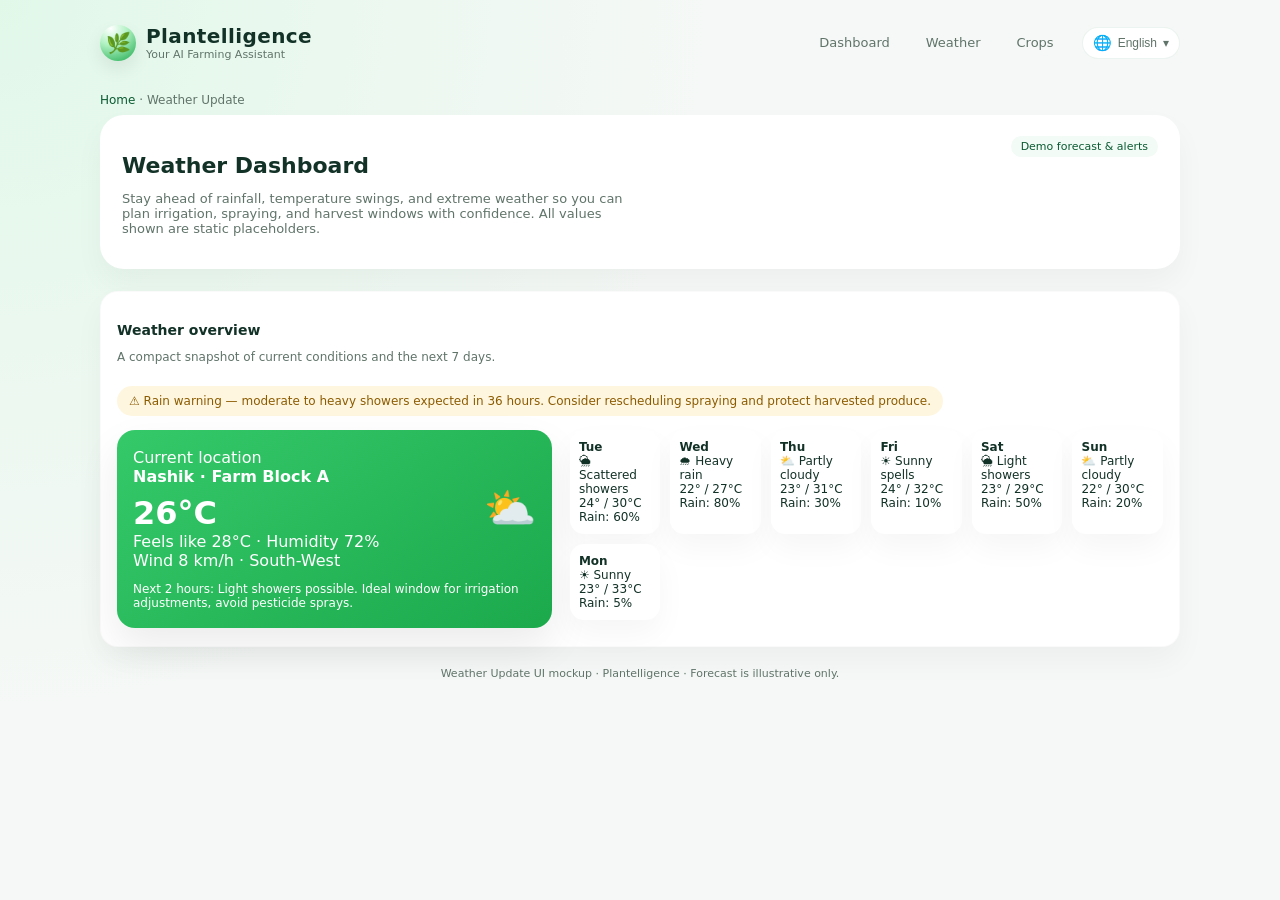
<file: weather-update.html>
<!DOCTYPE html>
<html lang="en">
  <head>
    <meta charset="UTF-8" />
    <meta name="viewport" content="width=device-width, initial-scale=1.0" />
    <title>Weather Update – Plantelligence</title>
    <link rel="stylesheet" href="style.css" />
  </head>
  <body class="page">
    <div class="page-inner">
      <header class="site-header">
        <a href="index.html" class="brand">
          <div class="brand-logo">🌿</div>
          <div class="brand-text">
            <span class="brand-name">Plantelligence</span>
            <span class="brand-tagline">Your AI Farming Assistant</span>
          </div>
        </a>
        <div class="header-right">
          <nav class="top-nav">
            <a href="index.html">Dashboard</a>
            <a href="weather-update.html">Weather</a>
            <a href="crop-suggestions.html">Crops</a>
          </nav>
          <button class="language-switch" type="button">
            <span class="flag">🌐</span>
            <span>English</span>
            <span>▾</span>
          </button>
        </div>
      </header>

      <main>
        <div class="breadcrumb">
          <a href="index.html">Home</a> · Weather Update
        </div>

        <section class="subpage-hero">
          <div class="subpage-hero-main">
            <h1 class="subpage-title">Weather Dashboard</h1>
            <p class="subpage-subtitle">
              Stay ahead of rainfall, temperature swings, and extreme weather so you can plan
              irrigation, spraying, and harvest windows with confidence. All values shown are
              static placeholders.
            </p>
          </div>
          <div>
            <div class="pill">Demo forecast &amp; alerts</div>
          </div>
        </section>

        <section class="card">
          <div class="card-header">
            <div>
              <h2 class="card-title">Weather overview</h2>
              <p class="card-subtitle">
                A compact snapshot of current conditions and the next 7 days.
              </p>
            </div>
          </div>

          <div class="alert-banner">
            ⚠ Rain warning &mdash; moderate to heavy showers expected in 36 hours. Consider
            rescheduling spraying and protect harvested produce.
          </div>

          <div class="weather-layout">
            <div class="weather-current">
              <div style="display: flex; justify-content: space-between; align-items: center">
                <div>
                  <div>Current location</div>
                  <div style="font-weight: 600; margin-bottom: 8px">Nashik · Farm Block A</div>
                  <div class="weather-temp">26°C</div>
                  <div>Feels like 28°C · Humidity 72%</div>
                  <div>Wind 8 km/h · South-West</div>
                </div>
                <div style="font-size: 42px">⛅</div>
              </div>
              <div style="margin-top: 12px; font-size: 12px">
                Next 2 hours: Light showers possible. Ideal window for irrigation adjustments,
                avoid pesticide sprays.
              </div>
            </div>

            <div>
              <div class="weather-forecast-grid">
                <div class="weather-forecast-card">
                  <div><strong>Tue</strong></div>
                  <div>🌦 Scattered showers</div>
                  <div>24° / 30°C</div>
                  <div>Rain: 60%</div>
                </div>
                <div class="weather-forecast-card">
                  <div><strong>Wed</strong></div>
                  <div>🌧 Heavy rain</div>
                  <div>22° / 27°C</div>
                  <div>Rain: 80%</div>
                </div>
                <div class="weather-forecast-card">
                  <div><strong>Thu</strong></div>
                  <div>⛅ Partly cloudy</div>
                  <div>23° / 31°C</div>
                  <div>Rain: 30%</div>
                </div>
                <div class="weather-forecast-card">
                  <div><strong>Fri</strong></div>
                  <div>☀ Sunny spells</div>
                  <div>24° / 32°C</div>
                  <div>Rain: 10%</div>
                </div>
                <div class="weather-forecast-card">
                  <div><strong>Sat</strong></div>
                  <div>🌦 Light showers</div>
                  <div>23° / 29°C</div>
                  <div>Rain: 50%</div>
                </div>
                <div class="weather-forecast-card">
                  <div><strong>Sun</strong></div>
                  <div>⛅ Partly cloudy</div>
                  <div>22° / 30°C</div>
                  <div>Rain: 20%</div>
                </div>
                <div class="weather-forecast-card">
                  <div><strong>Mon</strong></div>
                  <div>☀ Sunny</div>
                  <div>23° / 33°C</div>
                  <div>Rain: 5%</div>
                </div>
              </div>
            </div>
          </div>
        </section>
      </main>

      <footer class="footer">
        Weather Update UI mockup &middot; Plantelligence &middot; Forecast is illustrative only.
      </footer>
    </div>
  </body>
</html>
</file>
<file: style.css>
/* =========================
   Plantelligence Global Styles
   ========================= */

*,
*::before,
*::after {
  box-sizing: border-box;
}

html,
body {
  margin: 0;
  padding: 0;
  font-family: system-ui, -apple-system, BlinkMacSystemFont, "Segoe UI", sans-serif;
  color: #123127;
  background: #f5f8f6;
}

body {
  min-height: 100vh;
  display: flex;
  flex-direction: column;
}

img {
  max-width: 100%;
  display: block;
}

a {
  color: inherit;
  text-decoration: none;
}

:root {
  --green-primary: #1ba94c;
  --green-primary-soft: #35c96a;
  --green-dark: #0b5b32;
  --bg-soft: #f5f8f6;
  --card-bg: #ffffff;
  --border-subtle: #e1ece5;
  --text-muted: #60746a;
  --radius-lg: 18px;
  --radius-md: 14px;
  --shadow-soft: 0 14px 30px rgba(0, 0, 0, 0.04);
  --shadow-soft-hover: 0 18px 40px rgba(0, 0, 0, 0.08);
}

.page {
  min-height: 100vh;
  background: radial-gradient(circle at top left, #e1f8e9 0, #f5f8f6 45%, #f5f8f6 100%);
}

.page-inner {
  max-width: 1120px;
  margin: 0 auto;
  padding: 24px 20px 40px;
}

/* =========================
   Header
   ========================= */

.site-header {
  display: flex;
  align-items: center;
  justify-content: space-between;
  margin-bottom: 32px;
}

.brand {
  display: inline-flex;
  align-items: center;
  gap: 10px;
}

.brand-logo {
  width: 36px;
  height: 36px;
  border-radius: 999px;
  background: radial-gradient(circle at 30% 10%, #ffffff 0, #b1f2c3 40%, #1ba94c 100%);
  display: flex;
  align-items: center;
  justify-content: center;
  color: #0b5b32;
  font-size: 20px;
  box-shadow: 0 8px 18px rgba(0, 0, 0, 0.08);
}

.brand-text {
  display: flex;
  flex-direction: column;
}

.brand-name {
  font-weight: 700;
  letter-spacing: 0.02em;
  font-size: 20px;
}

.brand-tagline {
  font-size: 11px;
  color: var(--text-muted);
}

.header-right {
  display: flex;
  align-items: center;
  gap: 18px;
}

.language-switch {
  display: inline-flex;
  align-items: center;
  gap: 6px;
  padding: 6px 10px;
  background: rgba(255, 255, 255, 0.9);
  border-radius: 999px;
  border: 1px solid rgba(24, 118, 72, 0.08);
  font-size: 12px;
  color: var(--text-muted);
}

.language-switch span.flag {
  font-size: 15px;
}

.top-nav {
  display: flex;
  gap: 16px;
  font-size: 13px;
  color: var(--text-muted);
}

.top-nav a {
  padding: 6px 10px;
  border-radius: 999px;
  transition: background 0.2s ease, color 0.2s ease;
}

.top-nav a:hover {
  background: rgba(0, 0, 0, 0.04);
  color: #123127;
}

/* =========================
   Hero
   ========================= */

.hero {
  background: linear-gradient(135deg, rgba(53, 201, 106, 0.16), rgba(245, 248, 246, 0.5));
  border-radius: 26px;
  padding: 32px 28px 28px;
  display: grid;
  grid-template-columns: minmax(0, 3fr) minmax(260px, 2.5fr);
  gap: 28px;
  box-shadow: var(--shadow-soft);
  margin-bottom: 32px;
}

.hero-main-title {
  font-size: 34px;
  line-height: 1.15;
  font-weight: 800;
  color: var(--green-dark);
  margin-bottom: 8px;
}

.hero-main-title span.highlight {
  color: var(--green-primary);
}

.hero-subtitle {
  font-size: 14px;
  color: var(--text-muted);
  max-width: 420px;
  margin-bottom: 18px;
}

.hero-actions {
  display: flex;
  align-items: center;
  gap: 14px;
  margin-bottom: 18px;
}

.btn-primary {
  border: none;
  cursor: pointer;
  padding: 10px 22px;
  border-radius: 999px;
  background: linear-gradient(135deg, var(--green-primary) 0, var(--green-primary-soft) 100%);
  color: #ffffff;
  font-weight: 600;
  font-size: 14px;
  box-shadow: 0 14px 24px rgba(27, 169, 76, 0.35);
  display: inline-flex;
  align-items: center;
  gap: 8px;
  transition: transform 0.12s ease, box-shadow 0.12s ease, filter 0.12s ease;
}

.btn-primary:hover {
  transform: translateY(-1px);
  filter: brightness(1.02);
  box-shadow: 0 18px 28px rgba(27, 169, 76, 0.38);
}

.btn-icon-round {
  width: 44px;
  height: 44px;
  border-radius: 999px;
  border: none;
  cursor: pointer;
  background: #ffffff;
  display: inline-flex;
  align-items: center;
  justify-content: center;
  box-shadow: var(--shadow-soft);
  color: var(--green-primary);
  transition: transform 0.12s ease, box-shadow 0.12s ease;
}

.btn-icon-round:hover {
  transform: translateY(-2px);
  box-shadow: var(--shadow-soft-hover);
}

.hero-meta {
  display: flex;
  flex-wrap: wrap;
  gap: 16px;
  font-size: 12px;
  color: var(--text-muted);
}

.hero-meta-pill {
  background: rgba(255, 255, 255, 0.9);
  padding: 6px 12px;
  border-radius: 999px;
  display: inline-flex;
  align-items: center;
  gap: 6px;
  border: 1px solid rgba(16, 109, 62, 0.06);
}

.hero-visual {
  position: relative;
  min-height: 190px;
  display: flex;
  align-items: center;
  justify-content: center;
}

.hero-panel {
  background: #ffffff;
  border-radius: 22px;
  padding: 18px 16px;
  box-shadow: var(--shadow-soft-hover);
  width: 100%;
  max-width: 320px;
}

.hero-panel-title {
  font-size: 14px;
  font-weight: 600;
  margin-bottom: 12px;
}

.hero-panel-list {
  display: grid;
  gap: 8px;
  font-size: 12px;
}

.hero-panel-pill {
  display: flex;
  align-items: center;
  justify-content: space-between;
  padding: 6px 10px;
  border-radius: 999px;
  background: #f5f8f6;
  color: var(--text-muted);
}

.hero-panel-pill span.badge {
  font-size: 11px;
  color: var(--green-dark);
  font-weight: 600;
}

/* =========================
   Feature Grid
   ========================= */

.section-title {
  font-size: 16px;
  font-weight: 600;
  margin-bottom: 8px;
}

.section-subtitle {
  font-size: 13px;
  color: var(--text-muted);
  margin-bottom: 18px;
}

.feature-grid {
  display: grid;
  grid-template-columns: repeat(4, minmax(0, 1fr));
  gap: 16px;
}

.feature-card {
  display: flex;
  flex-direction: column;
  gap: 10px;
  padding: 14px 14px 12px;
  background: var(--card-bg);
  border-radius: var(--radius-lg);
  box-shadow: var(--shadow-soft);
  border: 1px solid rgba(0, 0, 0, 0.02);
  transition: transform 0.15s ease, box-shadow 0.15s ease, border-color 0.15s ease;
}

.feature-card:hover {
  transform: translateY(-4px);
  box-shadow: var(--shadow-soft-hover);
  border-color: rgba(27, 169, 76, 0.16);
}

.feature-card-header {
  display: flex;
  align-items: center;
  justify-content: space-between;
  gap: 10px;
}

.feature-icon {
  width: 32px;
  height: 32px;
  border-radius: 12px;
  display: inline-flex;
  align-items: center;
  justify-content: center;
  font-size: 18px;
  background: linear-gradient(135deg, #e4f8eb, #ffffff);
  color: var(--green-dark);
}

.feature-title {
  font-size: 14px;
  font-weight: 600;
}

.feature-arrow {
  width: 26px;
  height: 26px;
  border-radius: 999px;
  display: inline-flex;
  align-items: center;
  justify-content: center;
  background: #f4f7f5;
  font-size: 14px;
  color: var(--text-muted);
}

.feature-description {
  font-size: 12px;
  color: var(--text-muted);
}

/* =========================
   Page Layouts
   ========================= */

.subpage-hero {
  background: #ffffff;
  border-radius: 24px;
  padding: 20px 22px;
  box-shadow: var(--shadow-soft);
  margin-bottom: 22px;
  display: flex;
  flex-wrap: wrap;
  justify-content: space-between;
  gap: 16px;
}

.subpage-hero-main {
  max-width: 520px;
}

.subpage-title {
  font-size: 22px;
  font-weight: 700;
  margin-bottom: 4px;
}

.subpage-subtitle {
  font-size: 13px;
  color: var(--text-muted);
}

.breadcrumb {
  font-size: 12px;
  color: var(--text-muted);
  margin-bottom: 8px;
}

.breadcrumb a {
  color: var(--green-dark);
}

.page-layout {
  display: grid;
  grid-template-columns: minmax(0, 3fr) minmax(0, 2.5fr);
  gap: 20px;
}

.card {
  background: var(--card-bg);
  border-radius: var(--radius-lg);
  padding: 18px 16px;
  box-shadow: var(--shadow-soft);
  border: 1px solid rgba(0, 0, 0, 0.02);
}

.card-header {
  display: flex;
  align-items: center;
  justify-content: space-between;
  margin-bottom: 10px;
}

.card-title {
  font-size: 14px;
  font-weight: 600;
}

.card-subtitle {
  font-size: 12px;
  color: var(--text-muted);
}

.form-grid {
  display: grid;
  grid-template-columns: repeat(2, minmax(0, 1fr));
  gap: 12px 14px;
}

.form-grid-3 {
  grid-template-columns: repeat(3, minmax(0, 1fr));
}

.form-section-title {
  margin: 8px 0 10px;
  font-size: 12px;
  font-weight: 600;
  color: var(--green-dark);
}

.form-field {
  display: flex;
  flex-direction: column;
  gap: 4px;
  font-size: 12px;
}

.form-field label {
  color: var(--text-muted);
}

.form-field input,
.form-field select,
.form-field textarea {
  border-radius: 999px;
  border: 1px solid var(--border-subtle);
  padding: 7px 10px;
  font-family: inherit;
  font-size: 13px;
  outline: none;
  background: #f9fcfa;
}

.form-field textarea {
  border-radius: 14px;
  resize: vertical;
  min-height: 70px;
}

.btn-secondary {
  display: inline-flex;
  align-items: center;
  justify-content: center;
  padding: 9px 18px;
  border-radius: 999px;
  border: 1px solid var(--border-subtle);
  background: #ffffff;
  font-size: 13px;
  cursor: pointer;
  gap: 8px;
  color: var(--green-dark);
  transition: background 0.15s ease, box-shadow 0.15s ease, transform 0.15s ease;
}

.btn-secondary:hover {
  background: #f4f7f5;
  transform: translateY(-1px);
  box-shadow: var(--shadow-soft);
}

.btn-row {
  margin-top: 14px;
  display: flex;
  align-items: center;
  gap: 10px;
}

/* Upload box */

.upload-box {
  position: relative;
  border-radius: 16px;
  border: 1px dashed rgba(0, 0, 0, 0.13);
  background: #f7faf7;
  padding: 26px 18px;
  display: flex;
  flex-direction: column;
  align-items: center;
  text-align: center;
  gap: 10px;
  font-size: 13px;
  color: var(--text-muted);
  cursor: pointer;
  transition: border-color 0.15s ease, background 0.15s ease;
}

.upload-box.drag-active {
  border-color: var(--green-primary);
  background: #eef9f1;
}

.upload-icon {
  width: 44px;
  height: 44px;
  border-radius: 999px;
  display: flex;
  align-items: center;
  justify-content: center;
  background: #e4f8eb;
  color: var(--green-dark);
  font-size: 22px;
}

.file-input {
  position: absolute;
  inset: 0;
  opacity: 0;
  cursor: pointer;
}

.upload-preview {
  display: none;
  width: 100%;
  max-height: 260px;
  object-fit: contain;
  border-radius: 10px;
  border: 1px solid rgba(0, 0, 0, 0.06);
  margin-top: 4px;
  background: #ffffff;
}

.upload-preview.is-visible {
  display: block;
}

.pill {
  display: inline-flex;
  align-items: center;
  justify-content: center;
  padding: 4px 10px;
  border-radius: 999px;
  font-size: 11px;
  background: #f2fbf6;
  color: var(--green-dark);
}

/* =========================
   Analysis Flow (CSS-only)
   ========================= */

.analysis-section {
  position: relative;
  overflow: hidden;
}

.analysis-placeholder {
  font-size: 12px;
  color: var(--text-muted);
}

.analysis-loading,
.analysis-results {
  margin-top: 14px;
  border-radius: var(--radius-lg);
  border: 1px dashed rgba(0, 0, 0, 0.08);
  padding: 14px 12px;
  background: #f7faf7;
}

.analysis-loading {
  display: none;
  align-items: center;
  gap: 10px;
  font-size: 13px;
}

.analysis-loading.is-visible {
  display: flex;
}

.loader-dot {
  width: 26px;
  height: 26px;
  border-radius: 999px;
  border: 3px solid rgba(27, 169, 76, 0.16);
  border-top-color: var(--green-primary);
  animation: spinner 0.9s linear infinite;
}

@keyframes spinner {
  to {
    transform: rotate(360deg);
  }
}

.analysis-results {
  display: none;
}

.analysis-results.is-visible {
  display: block;
}

.analysis-results-grid {
  display: grid;
  grid-template-columns: minmax(0, 1fr);
  gap: 10px;
  font-size: 12px;
}

.result-card {
  border-radius: 12px;
  padding: 10px 10px 9px;
  background: #ffffff;
  border: 1px solid rgba(0, 0, 0, 0.04);
}

.result-card-title {
  font-size: 13px;
  font-weight: 600;
  margin-bottom: 4px;
}

.result-card-badge {
  font-size: 11px;
  color: var(--green-dark);
  background: #e4f8eb;
  padding: 2px 7px;
  border-radius: 999px;
}

.result-card-list {
  margin: 6px 0 0;
  padding-left: 18px;
  color: var(--text-muted);
}

.status-error {
  color: #be3424;
}

.btn-primary:disabled {
  opacity: 0.66;
  cursor: not-allowed;
  transform: none;
  filter: none;
  box-shadow: 0 10px 16px rgba(27, 169, 76, 0.2);
}

.output-metrics {
  display: grid;
  grid-template-columns: repeat(3, minmax(0, 1fr));
  gap: 12px;
  margin-bottom: 14px;
}

.metric-card {
  background: #ffffff;
  border-radius: 14px;
  padding: 12px;
  border: 1px solid rgba(0, 0, 0, 0.04);
  box-shadow: var(--shadow-soft);
}

.metric-title {
  font-size: 12px;
  color: var(--text-muted);
  margin-bottom: 6px;
}

.metric-value {
  font-size: 18px;
  font-weight: 700;
  color: var(--green-dark);
  margin-bottom: 4px;
}

.metric-note {
  font-size: 11px;
  color: var(--text-muted);
}

.input-chip-row {
  display: flex;
  flex-wrap: wrap;
  gap: 8px;
  margin-top: 8px;
}

.input-chip {
  background: #f2fbf6;
  color: var(--green-dark);
  border: 1px solid rgba(16, 109, 62, 0.08);
  padding: 4px 10px;
  border-radius: 999px;
  font-size: 11px;
}

.divider {
  height: 1px;
  background: #edf2ee;
  margin: 14px 0;
}

.rank-table table {
  font-size: 12px;
}

.rank-pill {
  display: inline-flex;
  align-items: center;
  justify-content: center;
  padding: 2px 8px;
  border-radius: 999px;
  font-size: 11px;
  font-weight: 600;
}

.rank-pill.good {
  background: #e4f8eb;
  color: var(--green-dark);
}

.rank-pill.mid {
  background: #fff6e0;
  color: #8b5b00;
}

.risk-note {
  margin-top: 14px;
  padding: 10px 12px;
  background: #f7faf7;
  border-radius: 12px;
  font-size: 11px;
  color: var(--text-muted);
  border: 1px dashed rgba(0, 0, 0, 0.08);
}

/* =========================
   Specific Sections
   ========================= */

.chat-window {
  display: flex;
  flex-direction: column;
  gap: 10px;
  font-size: 13px;
  max-height: 340px;
  min-height: 260px;
  overflow-y: auto;
  padding-right: 4px;
}

.chat-bubble {
  padding: 9px 11px;
  border-radius: 16px;
  max-width: 80%;
}

.chat-bubble.user {
  align-self: flex-end;
  background: #e4f8eb;
}

.chat-bubble.ai {
  align-self: flex-start;
  background: #ffffff;
  border: 1px solid rgba(0, 0, 0, 0.04);
}

.chat-composer {
  margin-top: 16px;
  display: grid;
  gap: 10px;
}

.chat-input {
  border-radius: 14px;
  border: 1px solid var(--border-subtle);
  padding: 10px 12px;
  min-height: 90px;
  resize: vertical;
  font-family: inherit;
  font-size: 13px;
  background: #f9fcfa;
}

.chat-actions {
  display: flex;
  gap: 10px;
  justify-content: flex-end;
}

.chat-hint {
  font-size: 11px;
  color: var(--text-muted);
}

.status-row {
  display: flex;
  align-items: center;
  gap: 8px;
}

.status-pill {
  background: #e4f8eb;
  color: var(--green-dark);
  border-radius: 999px;
  padding: 4px 10px;
  font-size: 11px;
  font-weight: 600;
}

.voice-panel {
  display: grid;
  gap: 16px;
  justify-items: center;
  text-align: center;
}

.voice-ring {
  width: 140px;
  height: 140px;
  border-radius: 999px;
  border: 2px dashed rgba(27, 169, 76, 0.25);
  display: flex;
  align-items: center;
  justify-content: center;
  background: #f2fbf6;
  position: relative;
  transition: transform 0.2s ease, box-shadow 0.2s ease;
}

.voice-ring.listening {
  box-shadow: 0 0 0 10px rgba(27, 169, 76, 0.12);
  transform: scale(1.02);
}

.voice-label {
  font-size: 12px;
  color: var(--green-dark);
  font-weight: 600;
}

.voice-actions {
  display: flex;
  gap: 10px;
}

.voice-settings {
  width: 100%;
  display: grid;
  gap: 12px;
  text-align: left;
}

.voice-note {
  font-size: 11px;
  color: var(--text-muted);
  background: #f7faf7;
  border: 1px dashed rgba(0, 0, 0, 0.08);
  border-radius: 12px;
  padding: 10px 12px;
}

.forum-list {
  display: grid;
  gap: 10px;
  font-size: 13px;
}

.forum-card {
  border-radius: 14px;
  padding: 10px 12px;
  background: #ffffff;
  box-shadow: var(--shadow-soft);
  border: 1px solid rgba(0, 0, 0, 0.02);
}

.forum-meta {
  font-size: 11px;
  color: var(--text-muted);
  margin-top: 6px;
}

.table-wrapper {
  border-radius: var(--radius-lg);
  overflow: hidden;
  box-shadow: var(--shadow-soft);
}

table {
  width: 100%;
  border-collapse: collapse;
  background: #ffffff;
  font-size: 13px;
}

thead {
  background: #f4f7f5;
}

th,
td {
  padding: 10px 12px;
  text-align: left;
  border-bottom: 1px solid #edf2ee;
}

th {
  font-weight: 600;
  font-size: 12px;
  color: var(--text-muted);
}

.trend-up {
  color: #1ba94c;
}

.trend-down {
  color: #e5533d;
}

.weather-layout {
  display: grid;
  grid-template-columns: minmax(0, 2.2fr) minmax(0, 3fr);
  gap: 18px;
}

.weather-current {
  border-radius: var(--radius-lg);
  padding: 18px 16px;
  background: linear-gradient(145deg, #35c96a, #1ba94c);
  color: #ffffff;
  box-shadow: var(--shadow-soft-hover);
}

.weather-temp {
  font-size: 32px;
  font-weight: 700;
}

.weather-forecast-grid {
  display: grid;
  grid-template-columns: repeat(auto-fit, minmax(90px, 1fr));
  gap: 10px;
}

.weather-forecast-card {
  border-radius: 14px;
  padding: 10px 9px;
  background: #ffffff;
  font-size: 12px;
  box-shadow: var(--shadow-soft);
}

.alert-banner {
  border-radius: 999px;
  padding: 8px 12px;
  font-size: 12px;
  background: #fff6e0;
  color: #8b5b00;
  display: inline-flex;
  align-items: center;
  gap: 8px;
  margin-bottom: 14px;
}

.scheme-grid {
  display: grid;
  grid-template-columns: repeat(auto-fit, minmax(230px, 1fr));
  gap: 16px;
}

.scheme-card {
  border-radius: var(--radius-lg);
  padding: 15px 14px;
  background: #ffffff;
  box-shadow: var(--shadow-soft);
  font-size: 13px;
}

.scheme-title {
  font-size: 14px;
  font-weight: 600;
  margin-bottom: 6px;
}

.scheme-meta {
  font-size: 11px;
  color: var(--text-muted);
  margin-top: 6px;
}

.footer {
  padding: 20px 0 8px;
  font-size: 11px;
  color: var(--text-muted);
  text-align: center;
}

/* =========================
   Responsive
   ========================= */

@media (max-width: 880px) {
  .hero {
    grid-template-columns: minmax(0, 1fr);
  }

  .feature-grid {
    grid-template-columns: repeat(2, minmax(0, 1fr));
  }

  .page-layout {
    grid-template-columns: minmax(0, 1fr);
  }

  .form-grid-3 {
    grid-template-columns: repeat(2, minmax(0, 1fr));
  }

  .output-metrics {
    grid-template-columns: repeat(2, minmax(0, 1fr));
  }

  .hero-main-title {
    font-size: 28px;
  }
}

@media (max-width: 640px) {
  .site-header {
    flex-direction: column;
    align-items: flex-start;
    gap: 12px;
  }

  .header-right {
    width: 100%;
    justify-content: space-between;
  }

  .hero {
    padding: 22px 18px;
  }

  .feature-grid {
    grid-template-columns: minmax(0, 1fr);
  }

  .chat-actions {
    flex-direction: column;
  }

  .voice-actions {
    flex-direction: column;
    width: 100%;
  }

  .voice-actions .btn-primary,
  .voice-actions .btn-secondary {
    width: 100%;
  }

  .form-grid-3 {
    grid-template-columns: minmax(0, 1fr);
  }

  .output-metrics {
    grid-template-columns: minmax(0, 1fr);
  }

  .page-inner {
    padding-inline: 16px;
  }
}
</file>
